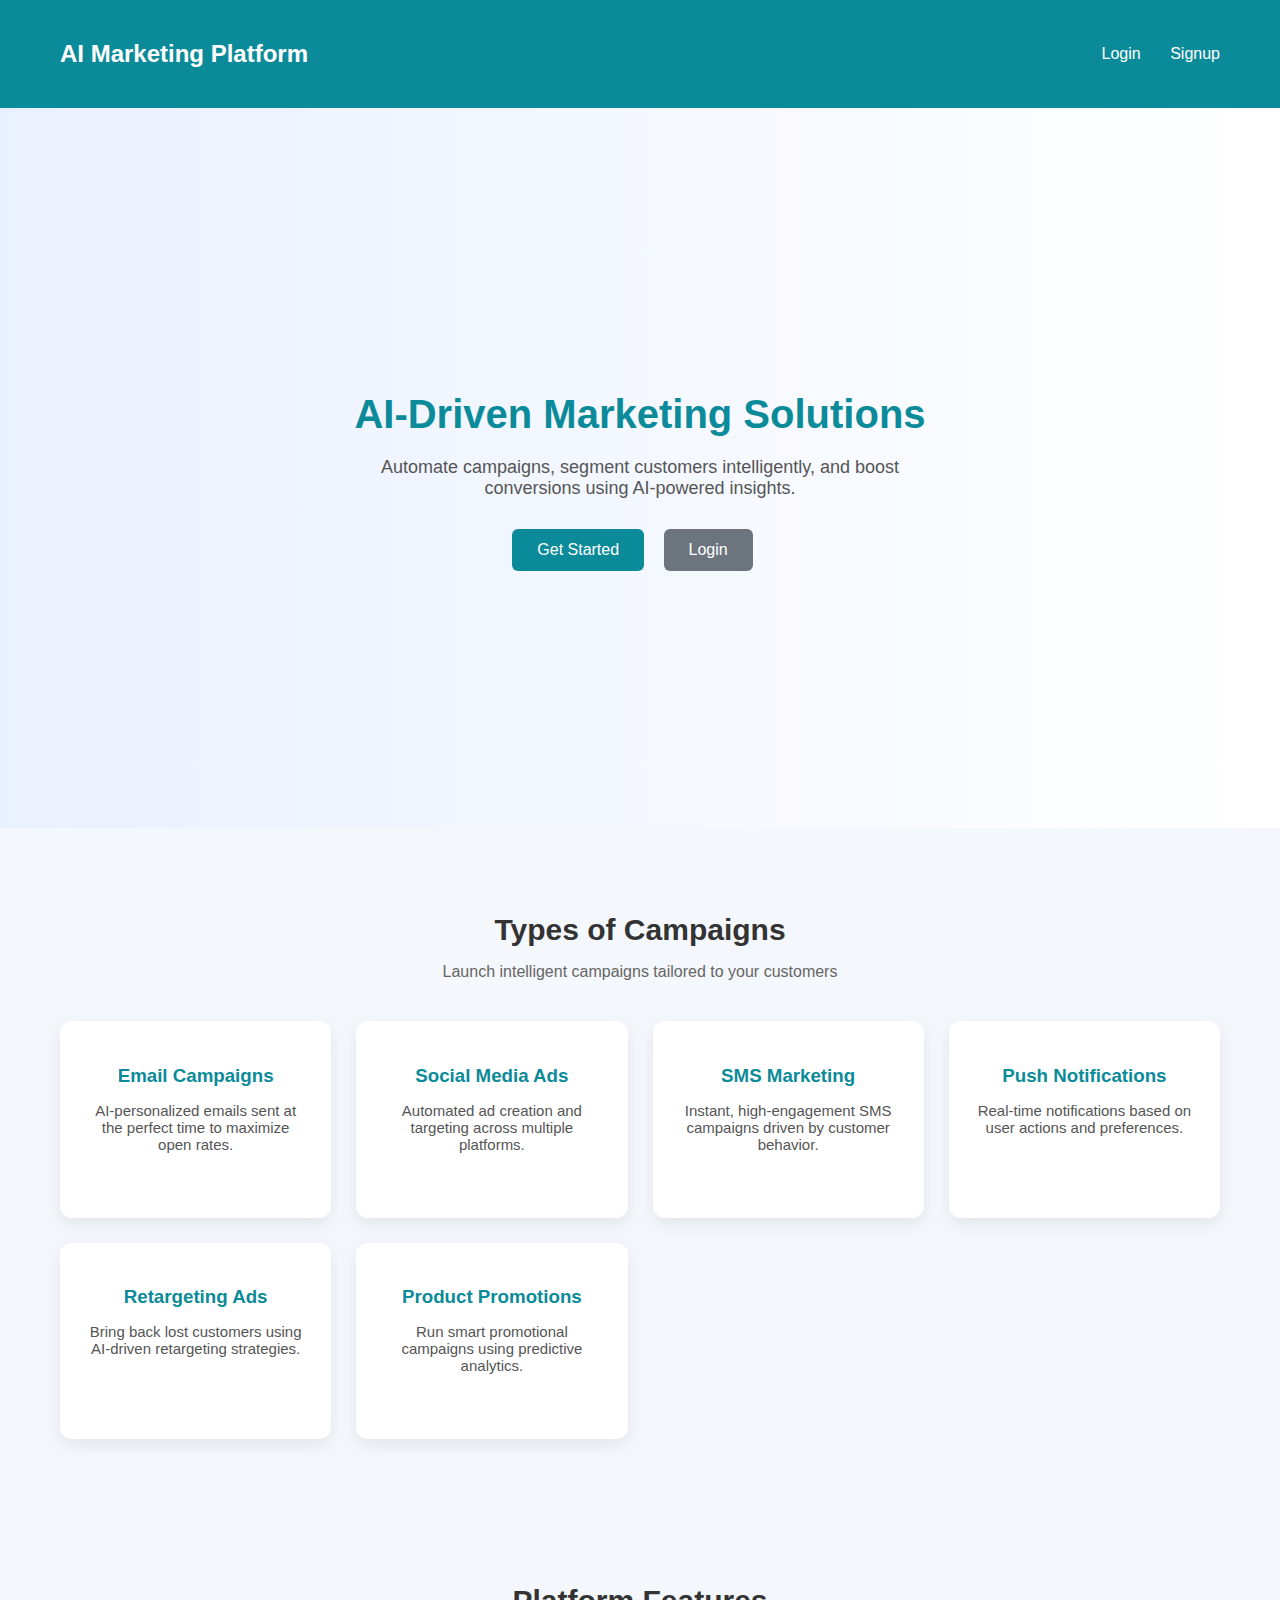
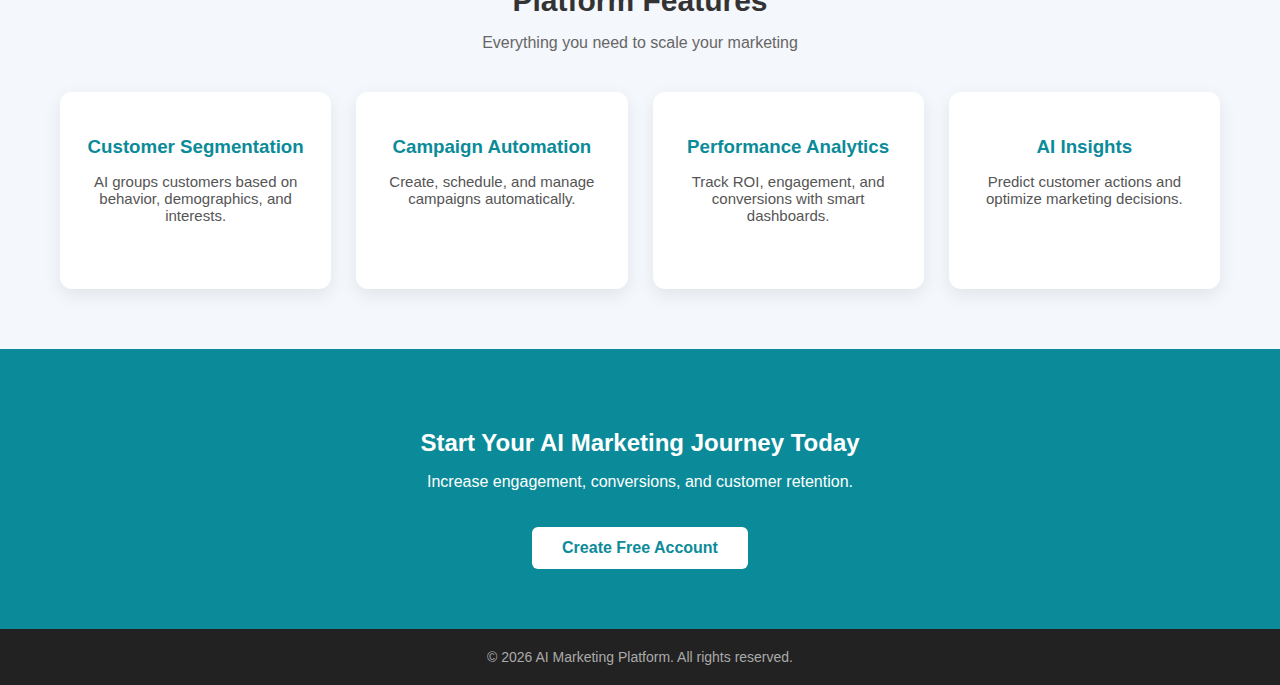
<file: index.html>
<!DOCTYPE html>
<html lang="en">
<head>
    <meta charset="UTF-8">
    <title>AI Marketing Platform</title>

    <style>
        body {
            margin: 0;
            font-family: "Segoe UI", Tahoma, Geneva, Verdana, sans-serif;
            background: #f4f7fb;
            color: #333;
            text-align: center;
        }

        /* HEADER */
        header {
            background: #0b8b99;
            color: white;
            padding: 40px 60px;
            display: flex;
            justify-content: space-between;
            align-items: center;
        }

        header h2 {
            margin: 0;
        }

        nav a {
            color: white;
            text-decoration: none;
            margin-left: 25px;
            font-weight: 500;
        }

        nav a:hover {
            text-decoration: underline;
        }

        /* HERO SECTION */
        .hero {
            min-height: 80vh;
            display: flex;
            justify-content: center;
            align-items: center;
            background: linear-gradient(to right, #e9f0ff, #ffffff);
            text-align: center;
        }

        .hero-text {
            max-width: 600px;
        }

        .hero-text h1 {
            font-size: 40px;
            color: #0b8b99;
            margin-bottom: 20px;
        }

        .hero-text p {
            font-size: 18px;
            margin-bottom: 30px;
            color: #555;
        }

        .hero-text a {
            padding: 12px 25px;
            background: #0b8b99;
            color: white;
            text-decoration: none;
            border-radius: 6px;
            margin-right: 15px;
            font-weight: 500;
            display: inline-block;
        }

        .hero-text a.secondary {
            background: #6c757d;
        }

        /* SECTIONS */
        .section {
            padding: 60px;
            text-align: center;
        }

        .section h2 {
            font-size: 30px;
            margin-bottom: 15px;
        }

        .section p {
            color: #666;
            margin-bottom: 40px;
        }

        .card-container {
            display: grid;
            grid-template-columns: repeat(auto-fit, minmax(250px, 1fr));
            gap: 25px;
        }

        .card {
            background: white;
            padding: 25px;
            border-radius: 12px;
            box-shadow: 0 6px 18px rgba(0, 0, 0, 0.08);
            transition: transform 0.3s ease;
        }

        .card:hover {
            transform: translateY(-8px);
        }

        .card h3 {
            color: #0b8b99;
            margin-bottom: 10px;
        }

        .card p {
            color: #555;
            font-size: 15px;
        }

        /* CTA */
        .cta {
            background: #0b8b99;
            color: white;
            padding: 60px;
            text-align: center;
        }

        .cta h2 {
            margin-bottom: 15px;
        }

        .cta a {
            display: inline-block;
            margin-top: 20px;
            padding: 12px 30px;
            background: white;
            color: #0b8b99;
            border-radius: 6px;
            text-decoration: none;
            font-weight: 600;
        }

        /* FOOTER */
        footer {
            background: #222;
            color: #aaa;
            text-align: center;
            padding: 20px;
            font-size: 14px;
        }
    </style>
</head>

<body>

    <!-- HEADER -->
    <header>
        <h2>AI Marketing Platform</h2>
        <nav>
            <a href="/login">Login</a>
            <a href="/signup">Signup</a>
        </nav>
    </header>

    <!-- HERO -->
    <section class="hero">
        <div class="hero-text">
            <h1>AI-Driven Marketing Solutions</h1>
            <p>
                Automate campaigns, segment customers intelligently,
                and boost conversions using AI-powered insights.
            </p>
            <a href="/signup">Get Started</a>
            <a href="/login" class="secondary">Login</a>
        </div>
    </section>

    <!-- CAMPAIGN TYPES -->
    <section class="section">
        <h2>Types of Campaigns</h2>
        <p>Launch intelligent campaigns tailored to your customers</p>

        <div class="card-container">
            <div class="card">
                <h3>Email Campaigns</h3>
                <p>AI-personalized emails sent at the perfect time to maximize open rates.</p>
            </div>

            <div class="card">
                <h3>Social Media Ads</h3>
                <p>Automated ad creation and targeting across multiple platforms.</p>
            </div>

            <div class="card">
                <h3>SMS Marketing</h3>
                <p>Instant, high-engagement SMS campaigns driven by customer behavior.</p>
            </div>

            <div class="card">
                <h3>Push Notifications</h3>
                <p>Real-time notifications based on user actions and preferences.</p>
            </div>

            <div class="card">
                <h3>Retargeting Ads</h3>
                <p>Bring back lost customers using AI-driven retargeting strategies.</p>
            </div>

            <div class="card">
                <h3>Product Promotions</h3>
                <p>Run smart promotional campaigns using predictive analytics.</p>
            </div>
        </div>
    </section>

    <!-- FEATURES -->
    <section class="section">
        <h2>Platform Features</h2>
        <p>Everything you need to scale your marketing</p>

        <div class="card-container">
            <div class="card">
                <h3>Customer Segmentation</h3>
                <p>AI groups customers based on behavior, demographics, and interests.</p>
            </div>

            <div class="card">
                <h3>Campaign Automation</h3>
                <p>Create, schedule, and manage campaigns automatically.</p>
            </div>

            <div class="card">
                <h3>Performance Analytics</h3>
                <p>Track ROI, engagement, and conversions with smart dashboards.</p>
            </div>

            <div class="card">
                <h3>AI Insights</h3>
                <p>Predict customer actions and optimize marketing decisions.</p>
            </div>
        </div>
    </section>

    <!-- CTA -->
    <section class="cta">
        <h2>Start Your AI Marketing Journey Today</h2>
        <p>Increase engagement, conversions, and customer retention.</p>
        <a href="/signup">Create Free Account</a>
    </section>

    <!-- FOOTER -->
    <footer>
        © 2026 AI Marketing Platform. All rights reserved.
    </footer>

</body>
</html>
</file>
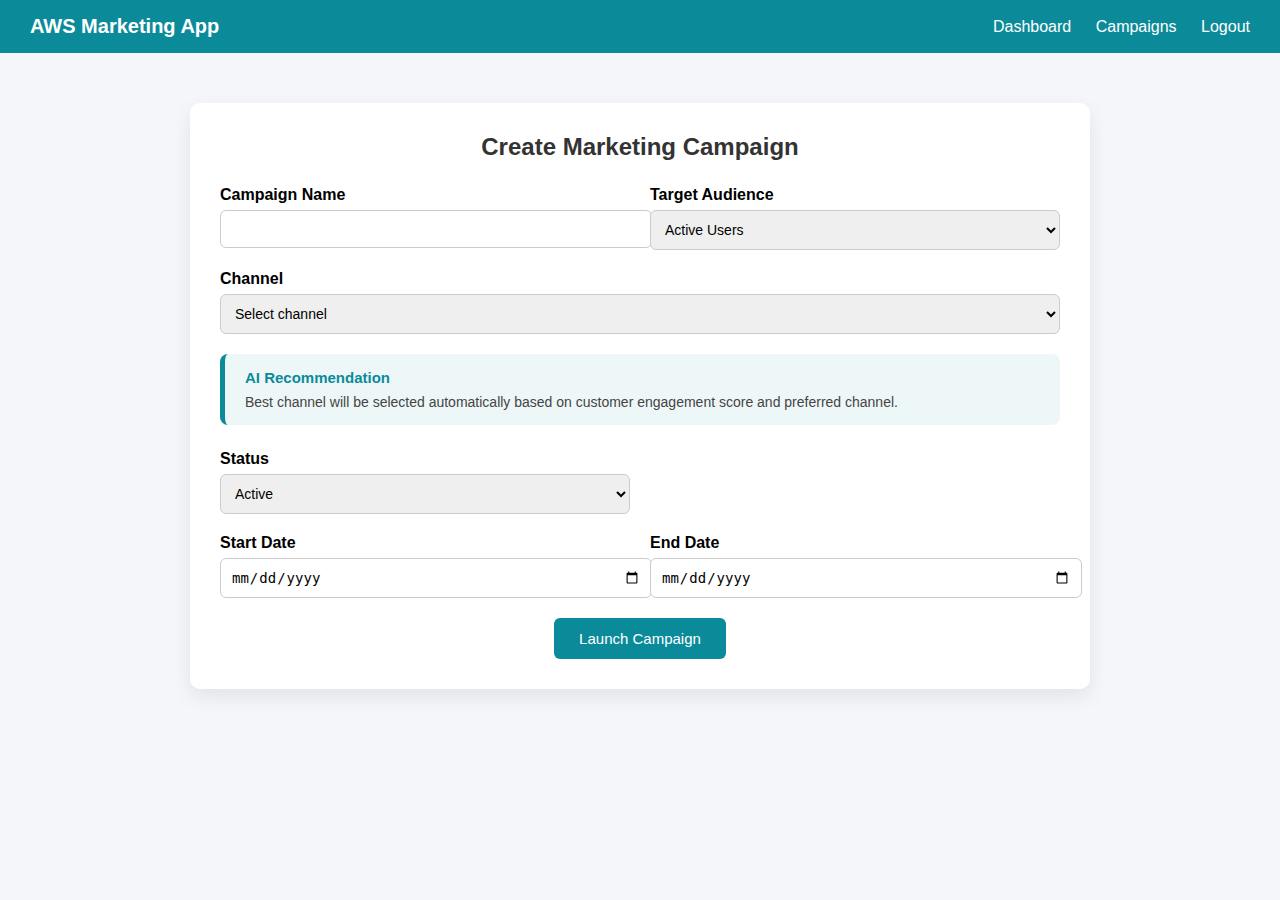
<file: campaign.html>
<!DOCTYPE html>
<html lang="en">
<head>
    <meta charset="UTF-8">
    <title>Create Campaign | AWS Marketing App</title>

    <style>
        body {
            margin: 0;
            font-family: "Segoe UI", Arial, sans-serif;
            background-color: #f4f6f9;
        }

        /* HEADER */
        header {
            background-color: #0b8b99;
            padding: 15px 30px;
            display: flex;
            justify-content: space-between;
            align-items: center;
            color: white;
        }

        header h1 {
            margin: 0;
            font-size: 20px;
        }

        header a {
            color: white;
            margin-left: 20px;
            text-decoration: none;
            font-weight: 500;
        }

        header a:hover {
            text-decoration: underline;
        }

        /* MAIN CONTAINER */
        .container {
            max-width: 900px;
            margin: 50px auto;
            padding: 0 20px;
        }

        /* CARD */
        .card {
            background: white;
            padding: 30px;
            border-radius: 10px;
            box-shadow: 0 8px 20px rgba(0,0,0,0.08);
        }

        .card h2 {
            margin-top: 0;
            margin-bottom: 25px;
            color: #333;
            text-align: center;
        }

        /* FORM GRID */
        .form-group {
            display: grid;
            grid-template-columns: 1fr 1fr;
            gap: 20px;
            margin-bottom: 20px;
        }

        .form-row {
            margin-bottom: 20px;
        }

        .two-column {
            display: grid;
            grid-template-columns: 1fr 1fr;
            gap: 20px;
        }

        label {
            font-weight: 600;
            margin-bottom: 6px;
            display: block;
        }

        input, select {
            width: 100%;
            padding: 10px;
            border-radius: 6px;
            border: 1px solid #ccc;
            font-size: 14px;
        }

        /* AI BOX */
        .ai-box {
            background: #eef7f8;
            border-left: 5px solid #0b8b99;
            padding: 15px 20px;
            border-radius: 8px;
            margin-bottom: 25px;
        }

        .ai-box h4 {
            margin: 0 0 8px;
            color: #0b8b99;
            font-size: 15px;
        }

        .ai-box p {
            margin: 0;
            font-size: 14px;
            color: #444;
        }

        /* BUTTON */
        .btn {
            background-color: #0b8b99;
            color: white;
            border: none;
            padding: 12px 25px;
            font-size: 15px;
            border-radius: 6px;
            cursor: pointer;
        }

        .btn:hover {
            background-color: #097985;
        }

        .btn-center {
            text-align: center;
            margin-top: 20px;
        }
    </style>
</head>

<body>

<!-- HEADER -->
<header>
    <h1>AWS Marketing App</h1>
    <div>
        <a href="/dashboard">Dashboard</a>
        <a href="/campaign_history">Campaigns</a>
        <a href="/logout">Logout</a>
    </div>
</header>

<!-- MAIN CONTENT -->
<div class="container">
    <div class="card">
        <h2>Create Marketing Campaign</h2>

        <form method="POST">

            <div class="form-group">
                <div>
                    <label>Campaign Name</label>
                    <input type="text" name="name" required>
                </div>

                <div>
                    <label>Target Audience</label>
                    <select name="target">
                        <option>Active Users</option>
                        <option>New Users</option>
                        <option>Premium Customers</option>
                    </select>
                </div>
            </div>

            <div class="form-row">
                <label>Channel</label>
                <select name="channel" required>
                    <option value="">Select channel</option>
                    <option value="Email">Email</option>
                    <option value="SMS">SMS</option>
                    <option value="Social">Social Media</option>
                </select>
            </div>

            <!-- ✅ AI RECOMMENDATION BOX -->
            <div class="ai-box">
                <h4>AI Recommendation</h4>
                <p>Best channel will be selected automatically based on customer engagement score and preferred channel.</p>
            </div>

            <div class="form-group">
                <div>
                    <label>Status</label>
                    <select name="status">
                        <option>Active</option>
                        <option>Ended</option>
                        <option>Paused</option>
                    </select>
                </div>
            </div>

            <div class="form-row two-column">
                <div>
                    <label>Start Date</label>
                    <input type="date" name="start_date" required>
                </div>

                <div>
                    <label>End Date</label>
                    <input type="date" name="end_date" required>
                </div>
            </div>

            <div class="btn-center">
                <button type="submit" class="btn">Launch Campaign</button>
            </div>

        </form>
    </div>
</div>

</body>
</html>
</file>
